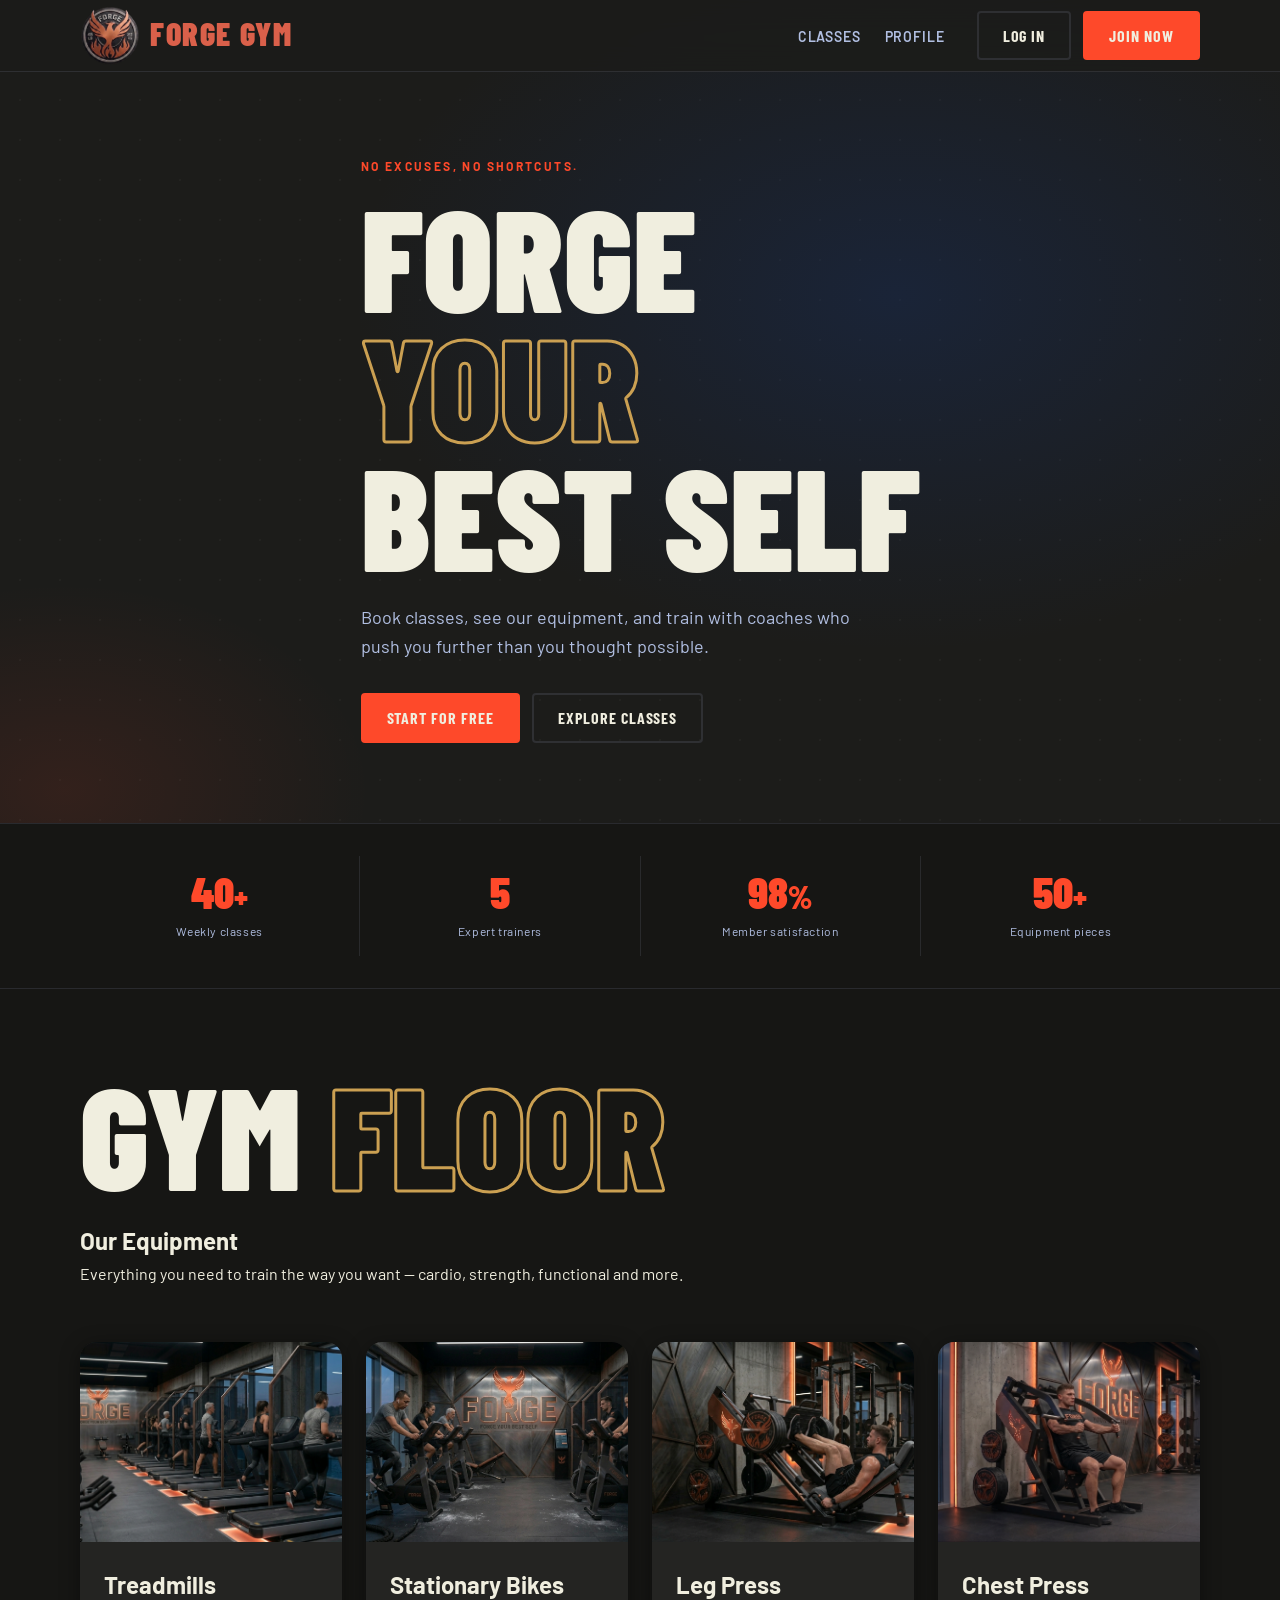
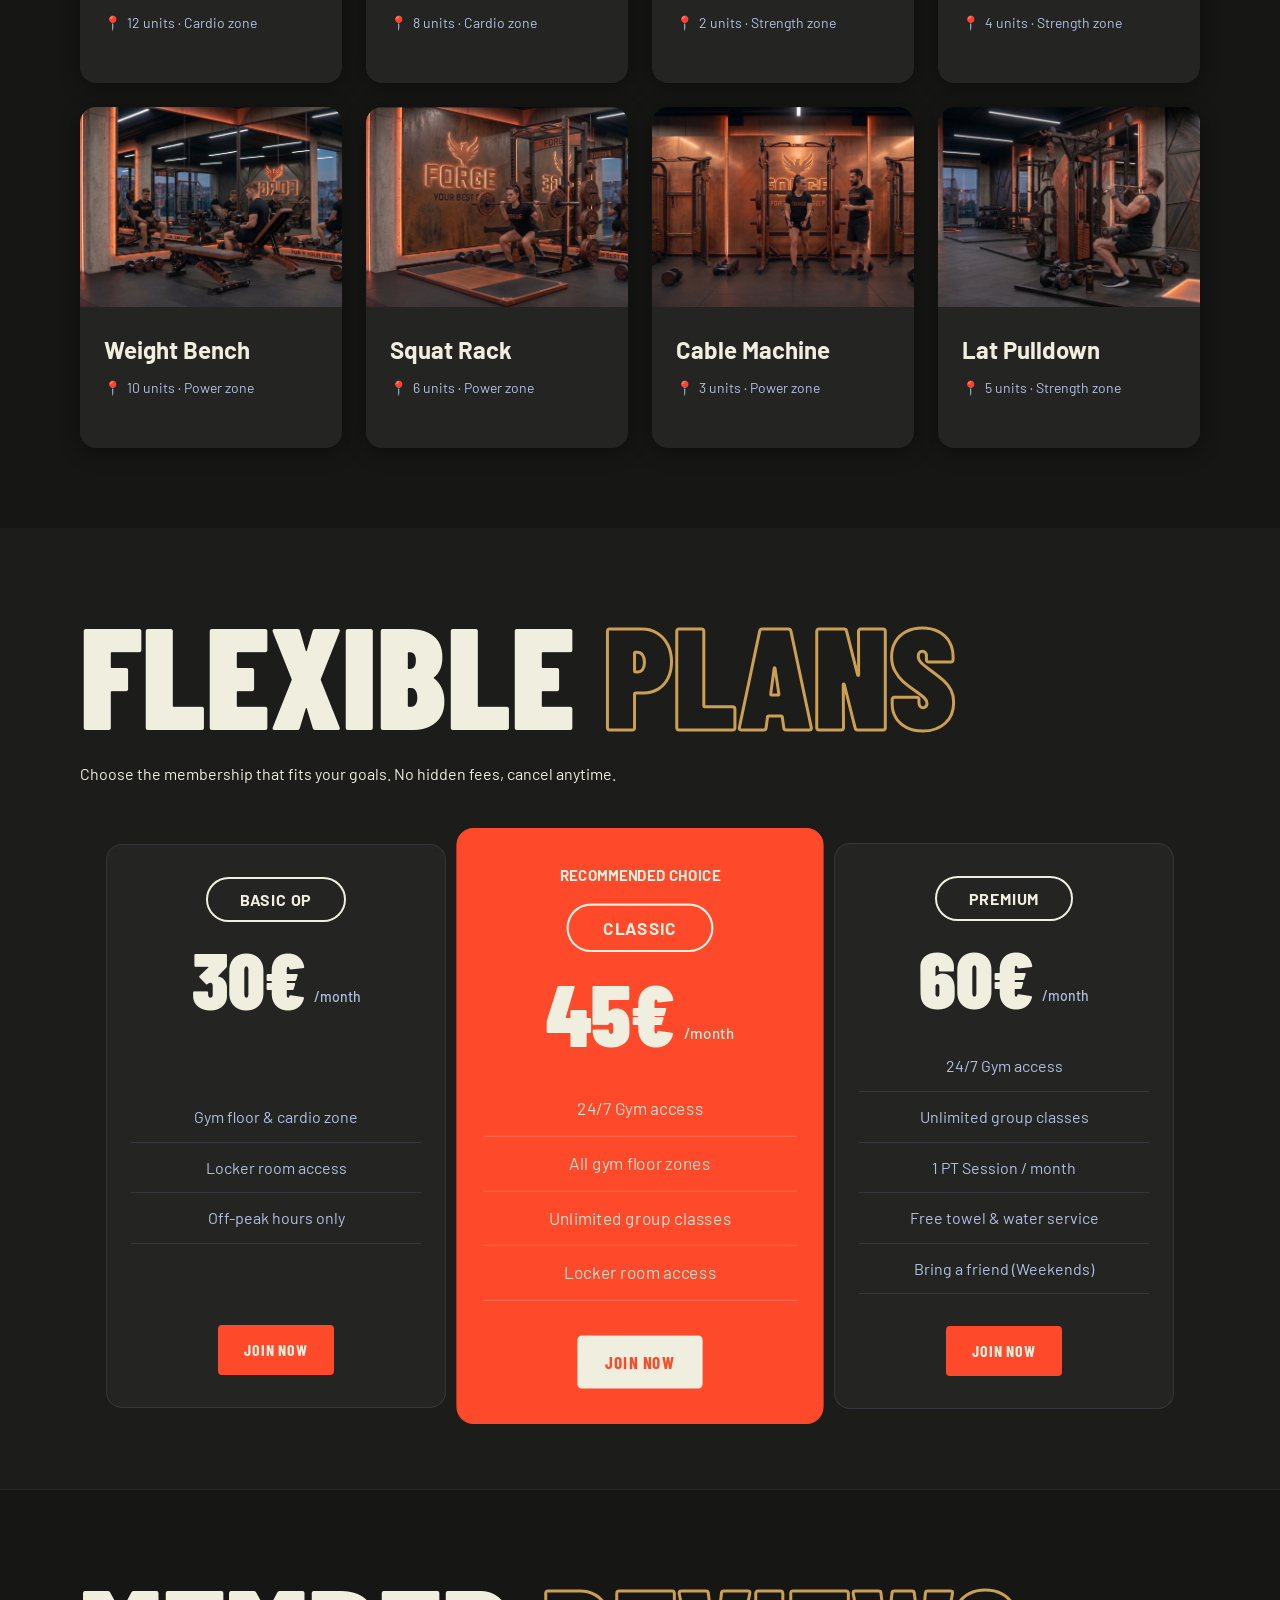
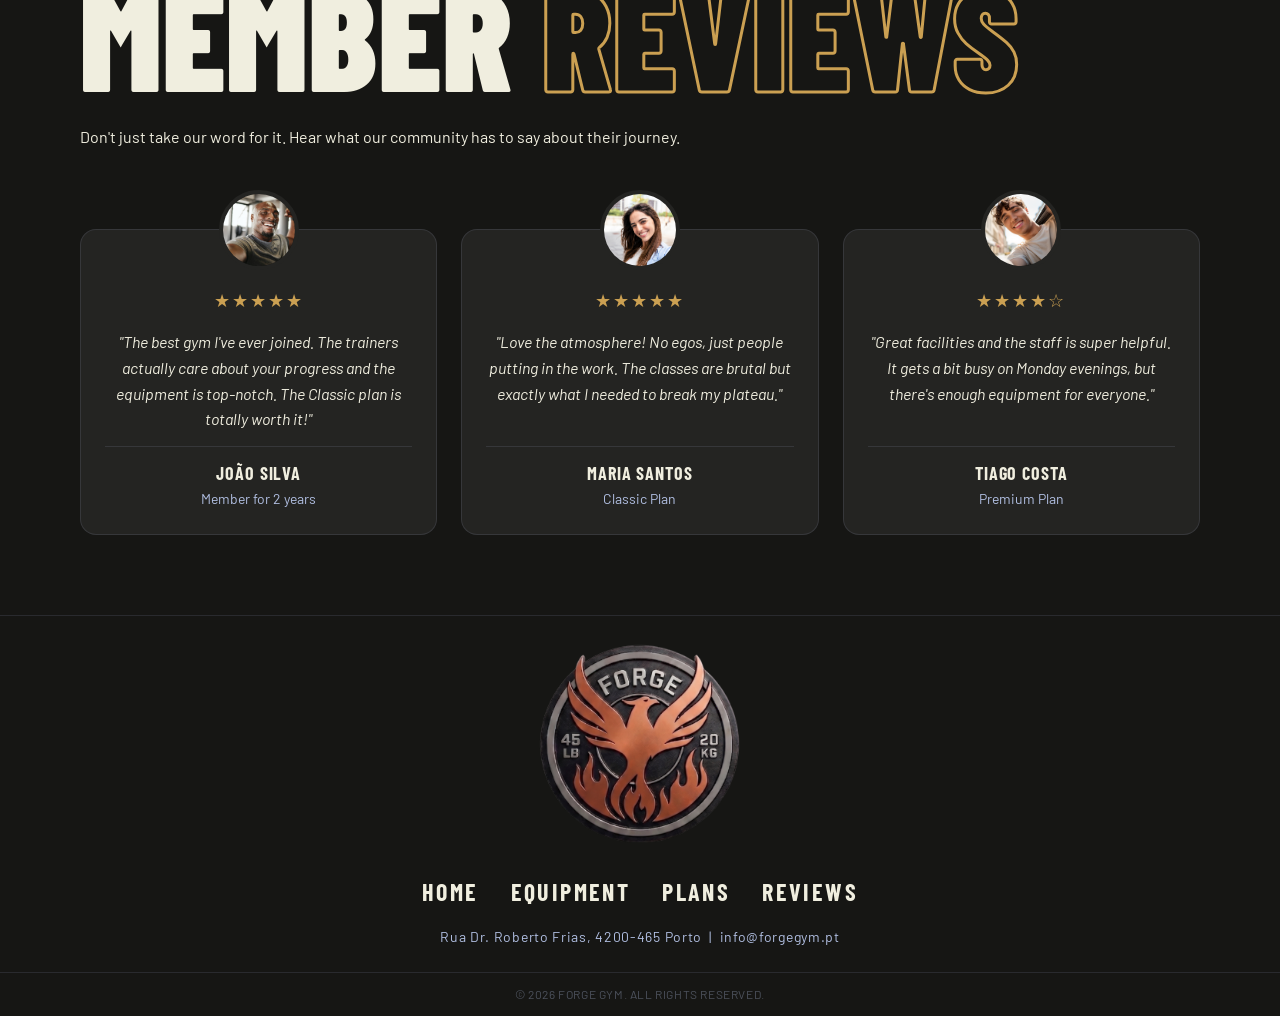
<file: index.html>
<!DOCTYPE html>
<html lang="en">
<head>
  <meta charset="UTF-8" />
  <meta name="viewport" content="width=device-width, initial-scale=1.0" />
  <title>FORGE GYM — Forge Your Best Self</title>
  <link rel="icon" type="image/png" href="images/logo32x32.png" />
  <link rel="icon" type="image/png" href="images/logo16x16.png" />
  <link rel="icon" type="image/png" href="images/logo-appletouch.png" />
  <link rel="preconnect" href="https://fonts.googleapis.com" />
  <link rel="preconnect" href="https://fonts.gstatic.com" crossorigin />
  <link href="https://fonts.googleapis.com/css2?family=Barlow+Condensed:wght@700;900&family=Barlow:wght@400;500;600&display=swap" rel="stylesheet" />
  <link rel="stylesheet" href="css/style.css" />
</head>
<body>
  <header class="header">
    <div class="container header__inner">

      <a href="index.html" class="logo" aria-label="FORGE GYM homepage">
        <img src="images/logo.png" alt="FORGE GYM" class="logo__img" />
        <span class="logo__text">FORGE GYM</span>
      </a>

      <input type="checkbox" id="nav-toggle" class="sr-only peer-nav" />
      <label for="nav-toggle" class="nav__toggle" aria-label="Open navigation menu">
        <span></span>
        <span></span>
        <span></span>
      </label>

      <nav class="nav" id="main-nav" aria-label="Primary navigation">
        <ul class="nav__list">
          <li><a href="pages/plan.php" class="nav__link">Classes</a></li>
          <li><a href="pages/profile.html" class="nav__link">Profile</a></li>
        </ul>
        <div class="nav__actions">
          <a href="pages/login.html" class="btn btn--ghost">Log in</a>
          <a href="pages/register.html" class="btn btn--primary">Join now</a>
        </div>
      </nav>

    </div>
  </header>

  <main>
    <section class="hero" aria-labelledby="hero-title">
      <div class="hero__bg" aria-hidden="true"></div>

      <div class="container hero__content">
        <p class="eyebrow">No excuses, No shortcuts.</p>
        <h1 class="hero__title" id="hero-title">
          FORGE<br />
          <span class="hero__title--outline">YOUR</span><br />
          BEST SELF
        </h1>
        <p class="hero__sub">
          Book classes, see our equipment, and train with coaches
          who push you further than you thought possible.
        </p>
        <div class="hero__cta">
          <a href="pages/register.html" class="btn btn--primary btn--lg">Start for free</a>
          <a href="#classes"           class="btn btn--ghost   btn--lg">Explore classes</a>
        </div>
      </div>

      <div class="stats" aria-label="Gym highlights">
        <div class="container stats__inner">
          <div class="stat">
            <strong class="stat__number">40<span>+</span></strong>
            <span class="stat__label">Weekly classes</span>
          </div>
          <div class="stat">
            <strong class="stat__number">5</strong>
            <span class="stat__label">Expert trainers</span>
          </div>
          <div class="stat">
            <strong class="stat__number">98<span>%</span></strong>
            <span class="stat__label">Member satisfaction</span>
          </div>
          <div class="stat">
            <strong class="stat__number">50<span>+</span></strong>
            <span class="stat__label">Equipment pieces</span>
          </div>
        </div>
      </div>
     </section>
     <section class="section" id="equipment" aria-labelledby="equipment-title">
      <div class="container">

        <header class="section__header">
          <h1 class="equipment__title">
            GYM <span class="equipment__title--outline">FLOOR</span>
          </h1>
          <h2 class="section__title" id="equipment-title">Our Equipment</h2>
          <p class="section__desc">
            Everything you need to train the way you want —
            cardio, strength, functional and more.
          </p>
        </header>

        <ul class="equip-grid" aria-label="Equipment catalogue">
 
          <li class="equip-card" data-id="1">
            <div class="equip-card__image">
              <img src="images/equipment/treadMills.png" alt="Treadmills" loading="lazy" />
            </div>
            <div class="equip-card__info">
              <h3 class="equip-card__name">Treadmills</h3>
              <p class="equip-card__detail">
                <span aria-hidden="true">📍</span> 12 units · Cardio zone
              </p>
            </div>
          </li>
 
          <li class="equip-card" data-id="2">
            <div class="equip-card__image">
              <img src="images/equipment/stationaryBikes.png" alt="Stationary Bikes" loading="lazy" />
            </div>
            <div class="equip-card__info">
              <h3 class="equip-card__name">Stationary Bikes</h3>
              <p class="equip-card__detail">
                <span aria-hidden="true">📍</span> 8 units · Cardio zone
              </p>
            </div>
          </li>

          <li class="equip-card" data-id="3">
            <div class="equip-card__image">
              <img src="images/equipment/legPress.png" alt="Leg Press" loading="lazy" />
            </div>
            <div class="equip-card__info">
              <h3 class="equip-card__name">Leg Press</h3>
              <p class="equip-card__detail">
                <span aria-hidden="true">📍</span> 2 units · Strength zone
              </p>
            </div>
          </li>

          <li class="equip-card" data-id="4">
            <div class="equip-card__image">
              <img src="images/equipment/chestPress.png" alt="Chest Press" loading="lazy" />
            </div>
            <div class="equip-card__info">
              <h3 class="equip-card__name">Chest Press</h3>
              <p class="equip-card__detail">
                <span aria-hidden="true">📍</span> 4 units · Strength zone
              </p>
            </div>
          </li>

          <li class="equip-card" data-id="5">
            <div class="equip-card__image">
              <img src="images/equipment/weightBench.png" alt="Weight Bench" loading="lazy" />
            </div>
            <div class="equip-card__info">
              <h3 class="equip-card__name">Weight Bench</h3>
              <p class="equip-card__detail">
                <span aria-hidden="true">📍</span> 10 units · Power zone
              </p>
            </div>
          </li>

          <li class="equip-card" data-id="6">
            <div class="equip-card__image">
              <img src="images/equipment/squatRack.png" alt="Squat Rack" loading="lazy" />
            </div>
            <div class="equip-card__info">
              <h3 class="equip-card__name">Squat Rack</h3>
              <p class="equip-card__detail">
                <span aria-hidden="true">📍</span> 6 units · Power zone
              </p>
            </div>
          </li>

          <li class="equip-card" data-id="7">
            <div class="equip-card__image">
              <img src="images/equipment/cableMachine.png" alt="Cable Machine" loading="lazy" />
            </div>
            <div class="equip-card__info">
              <h3 class="equip-card__name">Cable Machine</h3>
              <p class="equip-card__detail">
                <span aria-hidden="true">📍</span> 3 units · Power zone
              </p>
            </div>
          </li>

          <li class="equip-card" data-id="8">
            <div class="equip-card__image">
              <img src="images/equipment/latPulldown.png" alt="Lat Pulldown" loading="lazy" />
            </div>
            <div class="equip-card__info">
              <h3 class="equip-card__name">Lat Pulldown</h3>
              <p class="equip-card__detail">
                <span aria-hidden="true">📍</span> 5 units · Strength zone
              </p>
            </div>
          </li>

        </ul>
 
      </div>
    </section>

    <section class="section" id="plans" aria-labelledby="plans-title">
      <div class="container">

        <header class="section__header">
          <h2 class="equipment__title">
            FLEXIBLE <span class="equipment__title--outline">PLANS</span>
          </h2>
          <p class="section__desc">
            Choose the membership that fits your goals. No hidden fees, cancel anytime.
          </p>
        </header>

        <div class="plans-grid">
          
          <div class="plan-card">
            <div class="plan-card__name">BASIC OP</div>
            <div class="plan-card__price">
              <span class="price-decimals">30€</span>
              <span class="price-period">/month</span>
            </div>

            <ul class="plan-features">
              <li class="invisible-line" aria-hidden="true">fantasma</li>
              
              <li>Gym floor & cardio zone</li>
              <li>Locker room access</li>
              <li>Off-peak hours only</li>
              
              <li class="invisible-line" aria-hidden="true">fantasma</li>
            </ul>

            <a href="pages/register.html" class="btn btn--primary">Join Now</a>
          </div>

          <div class="plan-card plan-card--highlight">
            <div class="plan-card__badge">Recommended Choice</div>
            <div class="plan-card__name">CLASSIC</div>
            <div class="plan-card__price">
              <span class="price-decimals">45€</span>
              <span class="price-period">/month</span>
            </div>

            <ul class="plan-features">
              <li>24/7 Gym access</li>
              <li>All gym floor zones</li>
              <li>Unlimited group classes</li>
              <li>Locker room access</li>
            </ul>

            <a href="pages/register.html" class="btn btn--white">Join Now</a>
          </div>

          <div class="plan-card">
            <div class="plan-card__name">PREMIUM</div>
            <div class="plan-card__price">
              <span class="price-decimals">60€</span>
              <span class="price-period">/month</span>
            </div>

            <ul class="plan-features">
              <li>24/7 Gym access</li>
              <li>Unlimited group classes</li>
              <li>1 PT Session / month</li>
              <li>Free towel & water service</li>
              <li>Bring a friend (Weekends)</li>
            </ul>

            <a href="pages/register.html" class="btn btn--primary">Join Now</a>
          </div>

        </div>

      </div>
    </section>

    <section class="section" id="reviews" aria-labelledby="reviews-title">
      <div class="container">

        <header class="section__header">
          <h2 class="equipment__title">
            MEMBER <span class="equipment__title--outline">REVIEWS</span>
          </h2>
          <p class="section__desc">
            Don't just take our word for it. Hear what our community has to say about their journey.
          </p>
        </header>

        <div class="reviews-grid">
          
          <div class="review-card">
            <div class="review-card__avatar">
              <img src="images/profiles/profile1.png" alt="João Silva" loading="lazy" />
            </div>
            
            <div class="review-card__stars" aria-label="5 out of 5 stars">
              ★★★★★
            </div>
            <blockquote class="review-card__quote">
              "The best gym I've ever joined. The trainers actually care about your progress and the equipment is top-notch. The Classic plan is totally worth it!"
            </blockquote>
            <div class="review-card__author">
              <strong>João Silva</strong>
              <span>Member for 2 years</span>
            </div>
          </div>

          <div class="review-card">
            <div class="review-card__avatar">
              <img src="images/profiles/profile2.png" alt="Maria Santos" loading="lazy" />
            </div>
            
            <div class="review-card__stars" aria-label="5 out of 5 stars">
              ★★★★★
            </div>
            <blockquote class="review-card__quote">
              "Love the atmosphere! No egos, just people putting in the work. The classes are brutal but exactly what I needed to break my plateau."
            </blockquote>
            <div class="review-card__author">
              <strong>Maria Santos</strong>
              <span>Classic Plan</span>
            </div>
          </div>

          <div class="review-card">
            <div class="review-card__avatar">
              <img src="images/profiles/profile3.png" alt="Tiago Costa" loading="lazy" />
            </div>
            
            <div class="review-card__stars" aria-label="4 out of 5 stars">
              ★★★★☆
            </div>
            <blockquote class="review-card__quote">
              "Great facilities and the staff is super helpful. It gets a bit busy on Monday evenings, but there's enough equipment for everyone."
            </blockquote>
            <div class="review-card__author">
              <strong>Tiago Costa</strong>
              <span>Premium Plan</span>
            </div>
          </div>

        </div>

      </div>
    </section>

  </main>
  <footer class="footer">
    <div class="container footer__inner">
      
      <a href="index.html" class="logo footer__logo" aria-label="FORGE GYM homepage">
        <img src="images/logo.png" alt="FORGE GYM" class="logo__img" />
      </a>

      <ul class="footer__nav">
        <li><a href="#">Home</a></li>
        <li><a href="#equipment">Equipment</a></li>
        <li><a href="#plans">Plans</a></li>
        <li><a href="#reviews">Reviews</a></li>
      </ul>

      <p class="footer__address">
        Rua Dr. Roberto Frias, 4200-465 Porto &nbsp;|&nbsp; info@forgegym.pt
      </p>

    </div>
    
    <div class="footer__bottom">
      <p>&copy; 2026 FORGE GYM. All rights reserved.</p>
    </div>
  </footer>
  
  <script src="json/equipment-status.js"></script>
</body>
</html>
</file>
<file: css/style.css>
/* 
 * PROJECT: Gym Management Platform 
 * DESCRIPTION: Main stylesheet that imports our CSS architecture in the 
 * correct cascading order (ITCSS approach).
*/

@import url('01-base.css');
@import url('02-components.css');
@import url('03-layout.css');
@import url('04-pages.css');
</file>
